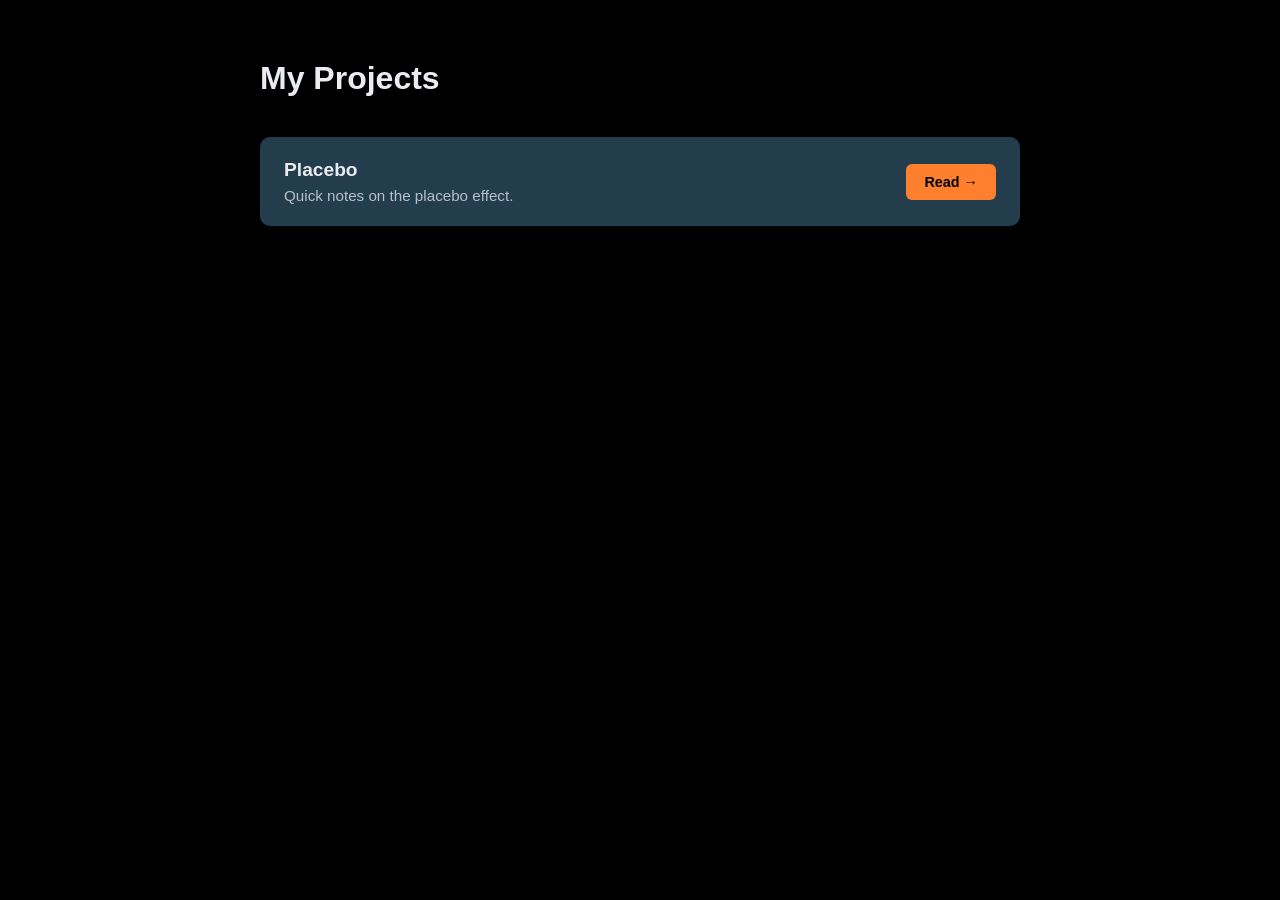
<file: index.html>
<!DOCTYPE html>
<html lang="en">
<head>
<meta charset="UTF-8">
<meta name="viewport" content="width=device-width, initial-scale=1.0">
<title>My Projects</title>
<link rel="stylesheet" href="style.css">
</head>
<body>

  <header>
    <h1>My Projects</h1>
  </header>

  <main id="project-list" class="project-list">
    <!-- Cards injected by script.js, built from reports.js -->
  </main>

  <script src="reports.js"></script>
  <script src="script.js"></script>
</body>
</html>
</file>
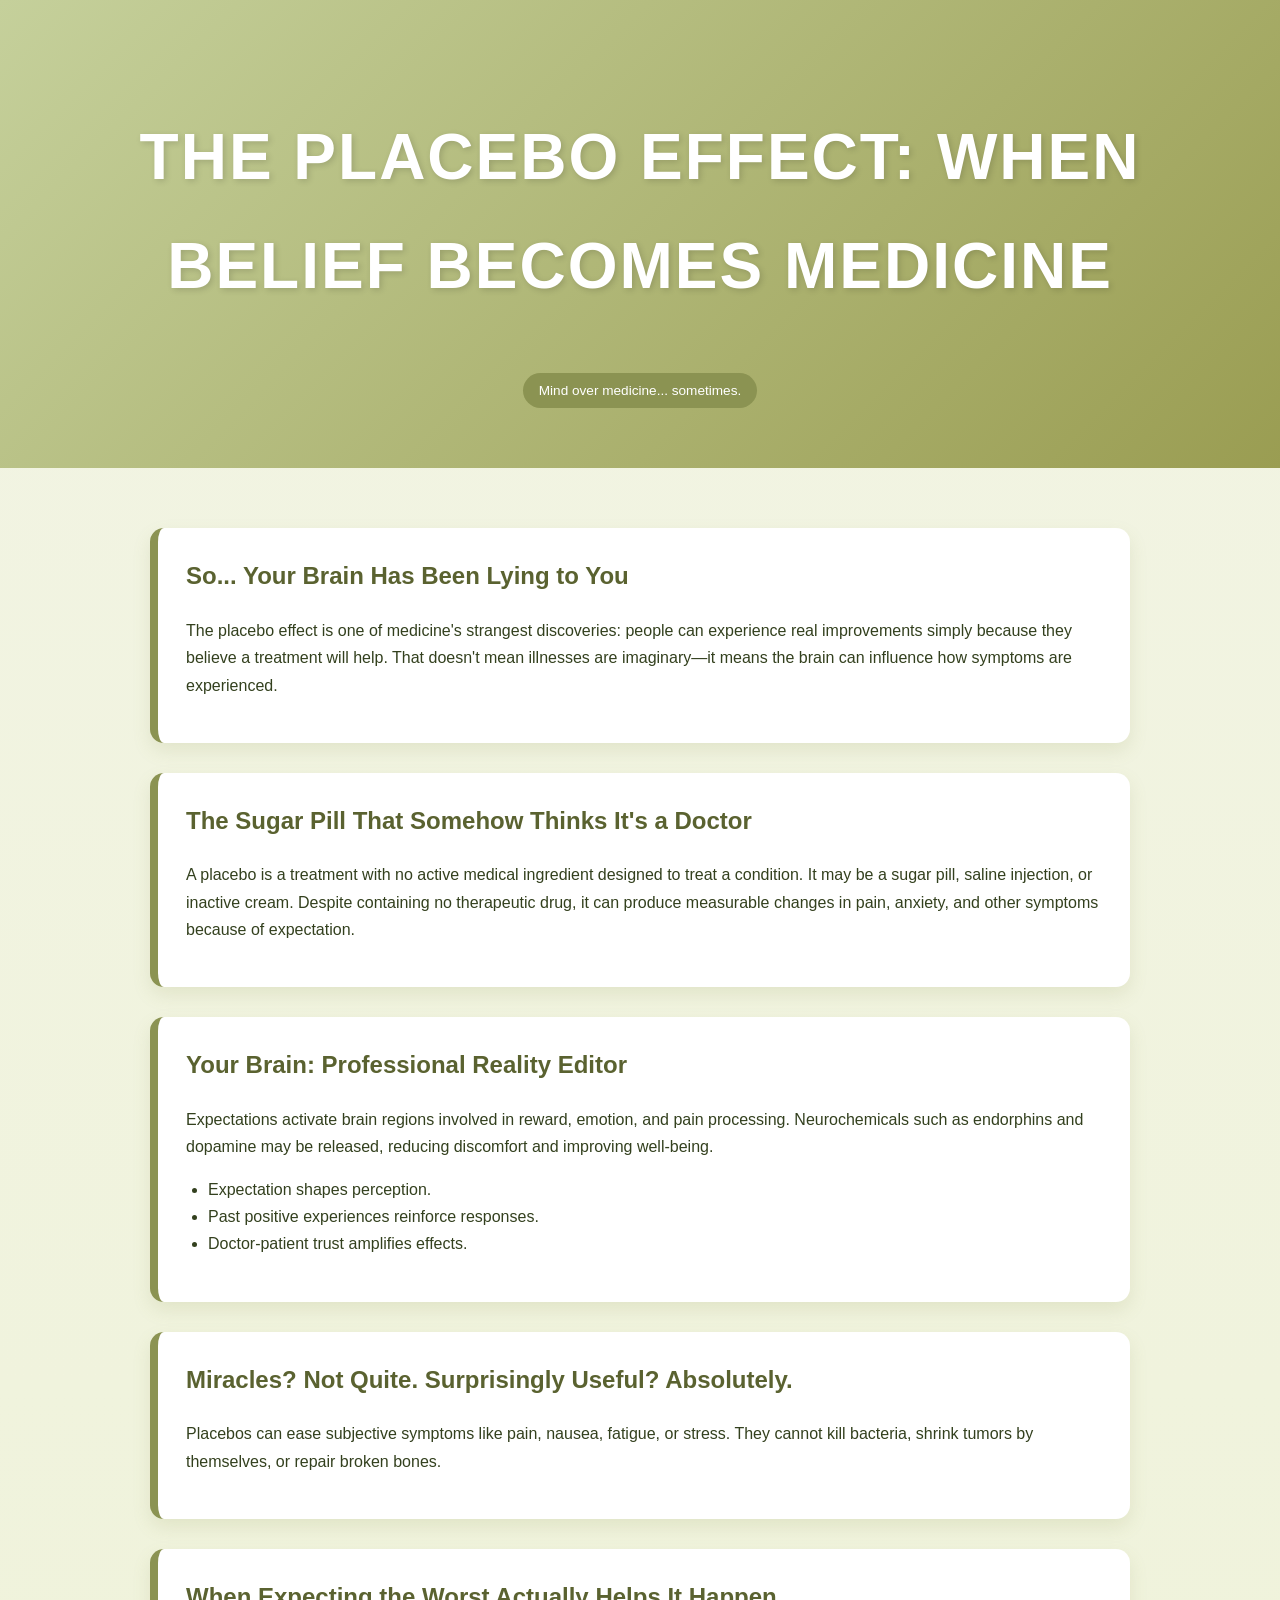
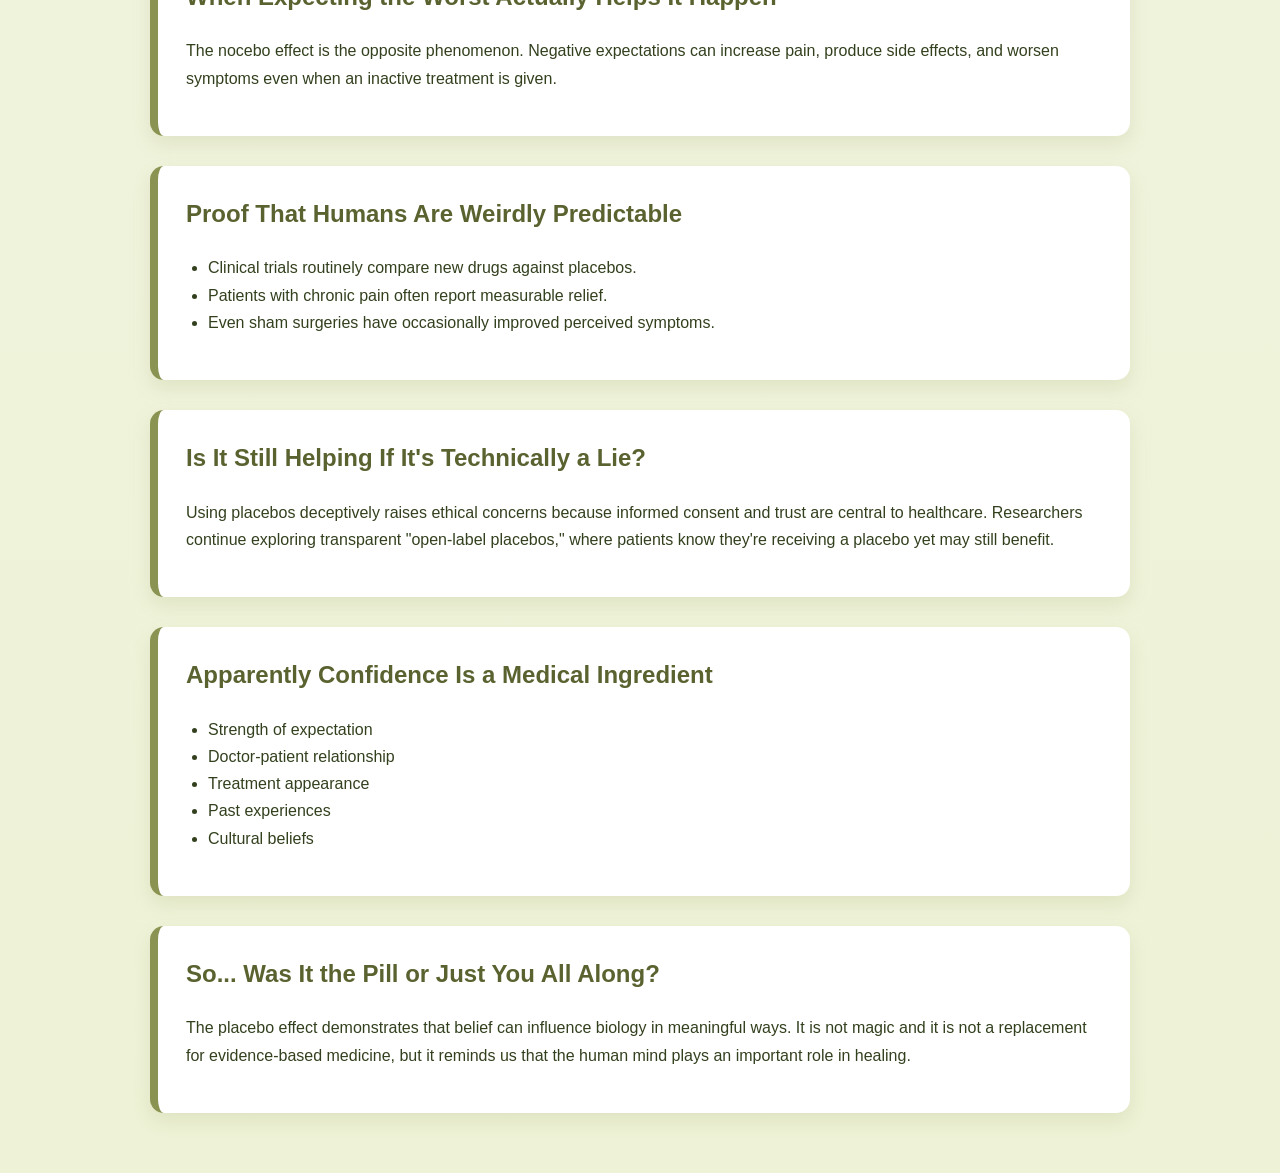
<file: projects/placebo/placebo_effect_report.html>
<!DOCTYPE html>
<html lang="en">
<head>
<meta charset="UTF-8"><meta name="viewport" content="width=device-width,initial-scale=1">
<title>The Placebo Effect: When Belief Becomes Medicine</title>
<style>
body{margin:0;font-family:Arial,sans-serif;background:linear-gradient(#f2f4e4,#eef2d6);color:#33401e;line-height:1.7}
header{padding:60px 20px;text-align:center;background:linear-gradient(135deg,#c5d09b,#9a9d52);color:#fff}
h1{font-size:clamp(2.2rem,5vw,4rem);letter-spacing:2px;text-transform:uppercase;text-shadow:2px 2px 6px rgba(0,0,0,.15)}
.container{max-width:980px;margin:auto;padding:30px 20px}
.hero{display:block;max-width:520px;width:100%;margin:0 auto 40px;border-radius:16px;box-shadow:0 12px 30px rgba(0,0,0,.15)}
section{background:#fff;border-left:8px solid #8b9352;margin:30px 0;padding:28px;border-radius:14px;box-shadow:0 8px 18px rgba(139,147,82,.15)}
h2{color:#5a6230;margin-top:0}
ul{padding-left:22px}
.badge{display:inline-block;background:#8b9352;color:#fff;padding:6px 16px;border-radius:30px;font-size:.85rem;margin-top:10px}
</style>
</head>
<body>
<header>
<h1>The Placebo Effect: When Belief Becomes Medicine</h1>
<div class="badge">Mind over medicine... sometimes.</div>
</header>
<div class="container">
<!--<img class="hero" src="eec41bae-20a4-4106-a7d0-9e8b22afde7a.png" alt="Reference style">-->

<section><h2>So... Your Brain Has Been Lying to You</h2><p>The placebo effect is one of medicine's strangest discoveries: people can experience real improvements simply because they believe a treatment will help. That doesn't mean illnesses are imaginary—it means the brain can influence how symptoms are experienced.</p></section>

<section><h2>The Sugar Pill That Somehow Thinks It's a Doctor</h2><p>A placebo is a treatment with no active medical ingredient designed to treat a condition. It may be a sugar pill, saline injection, or inactive cream. Despite containing no therapeutic drug, it can produce measurable changes in pain, anxiety, and other symptoms because of expectation.</p></section>

<section><h2>Your Brain: Professional Reality Editor</h2><p>Expectations activate brain regions involved in reward, emotion, and pain processing. Neurochemicals such as endorphins and dopamine may be released, reducing discomfort and improving well-being.</p><ul><li>Expectation shapes perception.</li><li>Past positive experiences reinforce responses.</li><li>Doctor-patient trust amplifies effects.</li></ul></section>

<section><h2>Miracles? Not Quite. Surprisingly Useful? Absolutely.</h2><p>Placebos can ease subjective symptoms like pain, nausea, fatigue, or stress. They cannot kill bacteria, shrink tumors by themselves, or repair broken bones.</p></section>

<section><h2>When Expecting the Worst Actually Helps It Happen</h2><p>The nocebo effect is the opposite phenomenon. Negative expectations can increase pain, produce side effects, and worsen symptoms even when an inactive treatment is given.</p></section>

<section><h2>Proof That Humans Are Weirdly Predictable</h2><ul><li>Clinical trials routinely compare new drugs against placebos.</li><li>Patients with chronic pain often report measurable relief.</li><li>Even sham surgeries have occasionally improved perceived symptoms.</li></ul></section>

<section><h2>Is It Still Helping If It's Technically a Lie?</h2><p>Using placebos deceptively raises ethical concerns because informed consent and trust are central to healthcare. Researchers continue exploring transparent "open-label placebos," where patients know they're receiving a placebo yet may still benefit.</p></section>

<section><h2>Apparently Confidence Is a Medical Ingredient</h2><ul><li>Strength of expectation</li><li>Doctor-patient relationship</li><li>Treatment appearance</li><li>Past experiences</li><li>Cultural beliefs</li></ul></section>

<section><h2>So... Was It the Pill or Just You All Along?</h2><p>The placebo effect demonstrates that belief can influence biology in meaningful ways. It is not magic and it is not a replacement for evidence-based medicine, but it reminds us that the human mind plays an important role in healing.</p></section>
</div>
</body></html>
</file>
<file: style.css>
:root {
  --black: #000000;
  --slate: #233D4D;
  --orange: #FE7F2D;
  --light: #EAECF0;
}

* { box-sizing: border-box; }

body {
  margin: 0;
  padding: 0 20px 60px;
  font-family: -apple-system, BlinkMacSystemFont, "Segoe UI", Helvetica, Arial, sans-serif;
  background: var(--black);
  color: var(--light);
}

header {
  max-width: 760px;
  margin: 60px auto 40px;
}

header h1 {
  margin: 0;
  font-size: 2rem;
  color: var(--light);
}

.project-list {
  max-width: 760px;
  margin: 0 auto;
  display: flex;
  flex-direction: column;
  gap: 16px;
}

.project-card {
  background: var(--slate);
  border-radius: 10px;
  padding: 22px 24px;
  display: flex;
  align-items: center;
  justify-content: space-between;
  gap: 20px;
}

.project-info h2 {
  margin: 0 0 6px;
  font-size: 1.2rem;
  color: var(--light);
}

.project-info p {
  margin: 0;
  color: var(--light);
  opacity: 0.75;
  font-size: 0.95rem;
}

.read-btn {
  flex-shrink: 0;
  display: inline-block;
  background: var(--orange);
  color: var(--black);
  font-weight: 600;
  text-decoration: none;
  padding: 10px 18px;
  border-radius: 6px;
  font-size: 0.9rem;
  transition: opacity 0.15s ease;
}

.read-btn:hover {
  opacity: 0.85;
}

.empty-state {
  color: var(--light);
  opacity: 0.6;
  text-align: center;
  padding: 40px 0;
}

@media (max-width: 500px) {
  .project-card {
    flex-direction: column;
    align-items: flex-start;
  }
  .read-btn {
    align-self: flex-start;
  }
}
</file>
